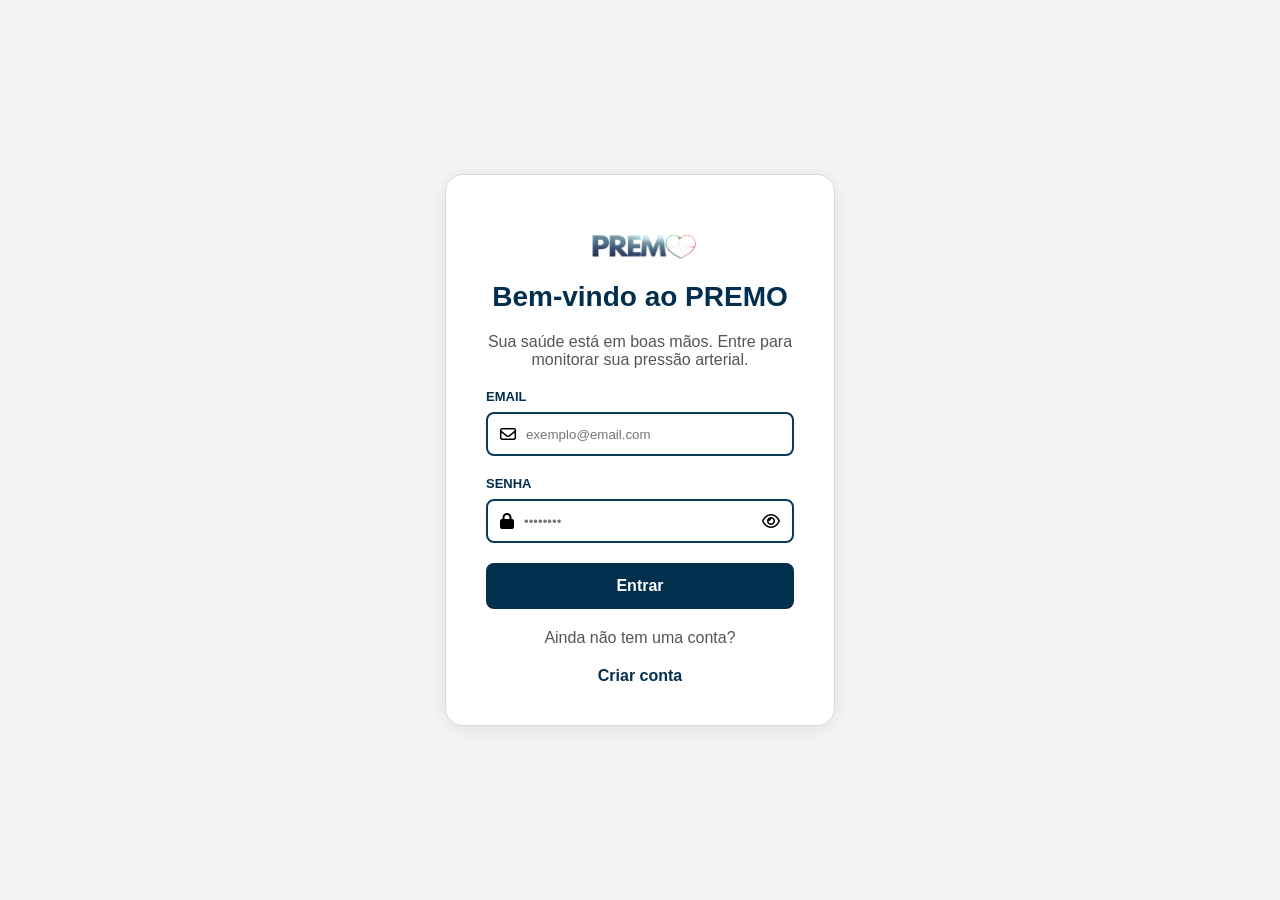
<file: frontend/index.html>
<!DOCTYPE html>
<html lang="pt-BR">
<head>
    <meta charset="UTF-8">
    <meta name="viewport" content="width=device-width, initial-scale=1.0">
    <title>PREMO Login</title>

    <!-- CSS -->
    <link rel="stylesheet" href="style.css">

    <!-- Ícones -->
    <link rel="stylesheet"
    href="https://cdnjs.cloudflare.com/ajax/libs/font-awesome/6.5.1/css/all.min.css">
    
</head>

<body class="login">

    <div class="container">

        <div class="card">

            <img src="imglogopremo.png" alt="PREMO" class="logo">

            <h1>Bem-vindo ao PREMO</h1>

            <p>
                Sua saúde está em boas mãos.
                Entre para monitorar sua pressão arterial.
            </p>

            <!-- EMAIL -->
            <div class="input-group">
                <label>EMAIL</label>

                <div class="input-box">
                    <i class="fa-regular fa-envelope"></i>

                    <input
                        type="email"
                        placeholder="exemplo@email.com"
                    >
                </div>
            </div>

            <!-- SENHA -->
            <div class="input-group">
                <label>SENHA</label>

                <div class="input-box">
                    <i class="fa-solid fa-lock"></i>

                    <input
                        type="password"
                        id="senha"
                        placeholder="••••••••"
                    >

                    <i class="fa-regular fa-eye eye" id="toggle"></i>
                </div>
            </div>

            <!-- BOTÃO -->
            <a href="medicao.html" class="btn-login">
                Entrar
            </a>

            <p class="signup-text">
                Ainda não tem uma conta?
            </p>

            <a href="cadastro.html" class="signup-link">
                Criar conta
            </a>

        </div>

    </div>

</body>
</html>
</file>
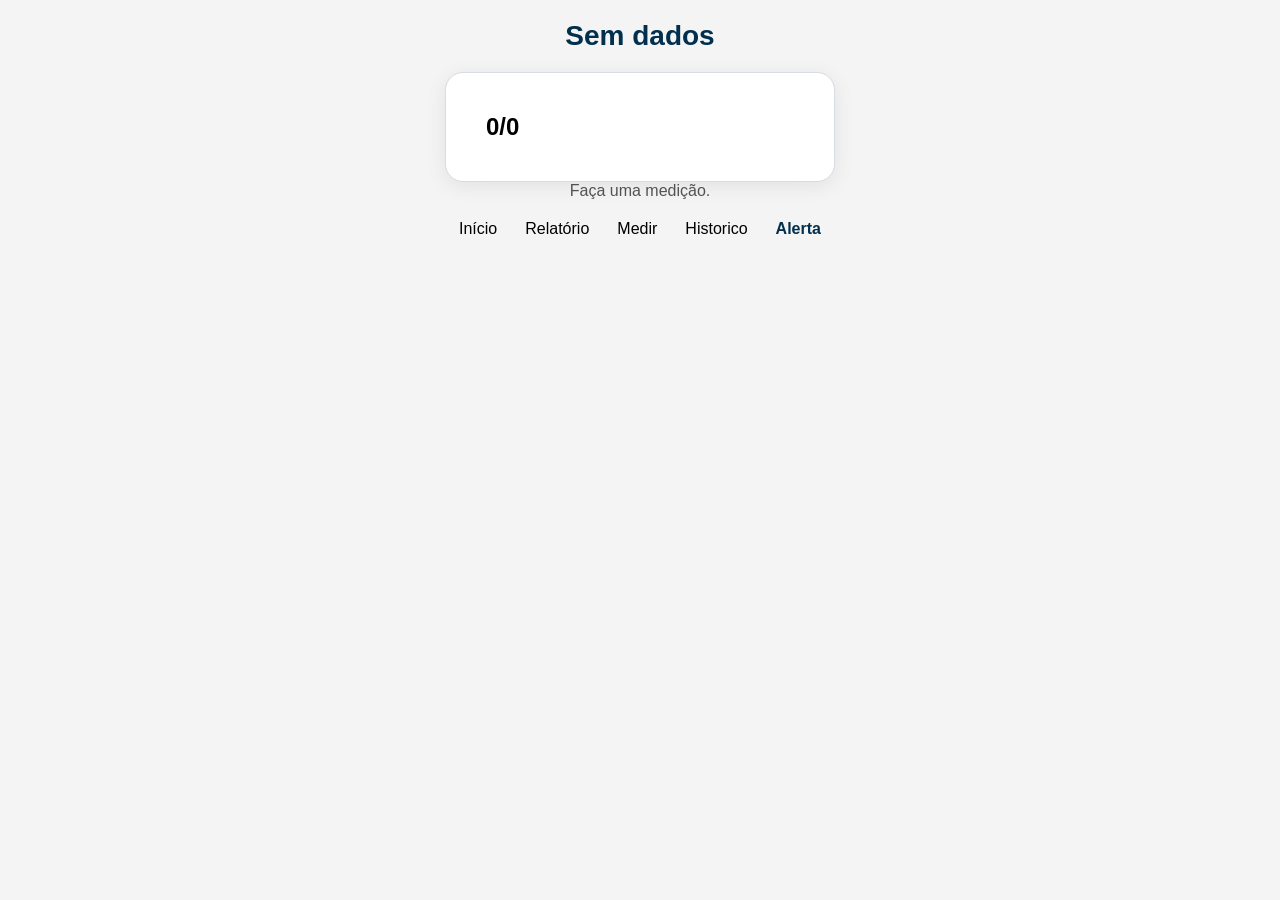
<file: frontend/alerta.html>
<!DOCTYPE html>
<html lang="pt-BR">
<head>
    <meta charset="UTF-8">
    <title>Alerta</title>

    <link rel="stylesheet" href="style.css">
</head>

<body>

<div class="container">

    <h1 id="titulo">Carregando...</h1>

    <div class="card">
        <h2 id="valor">0/0</h2>
    </div>

    <p id="mensagem-box">...</p>

    <!-- MENU -->
    <div class="menu">
        <a href="index.html" class="navegacao">Início</a>
        <a href="relatorio.html" class="navegacao">Relatório</a>
        <a href="medicao.html" class="navegacao">Medir</a>
        <a href="historico.html" class="navegacao">Historico</a>
        <span class="ativo">Alerta</span>
    </div>

</div>

<script src="alerta.js"></script>

</body>
</html>
</file>
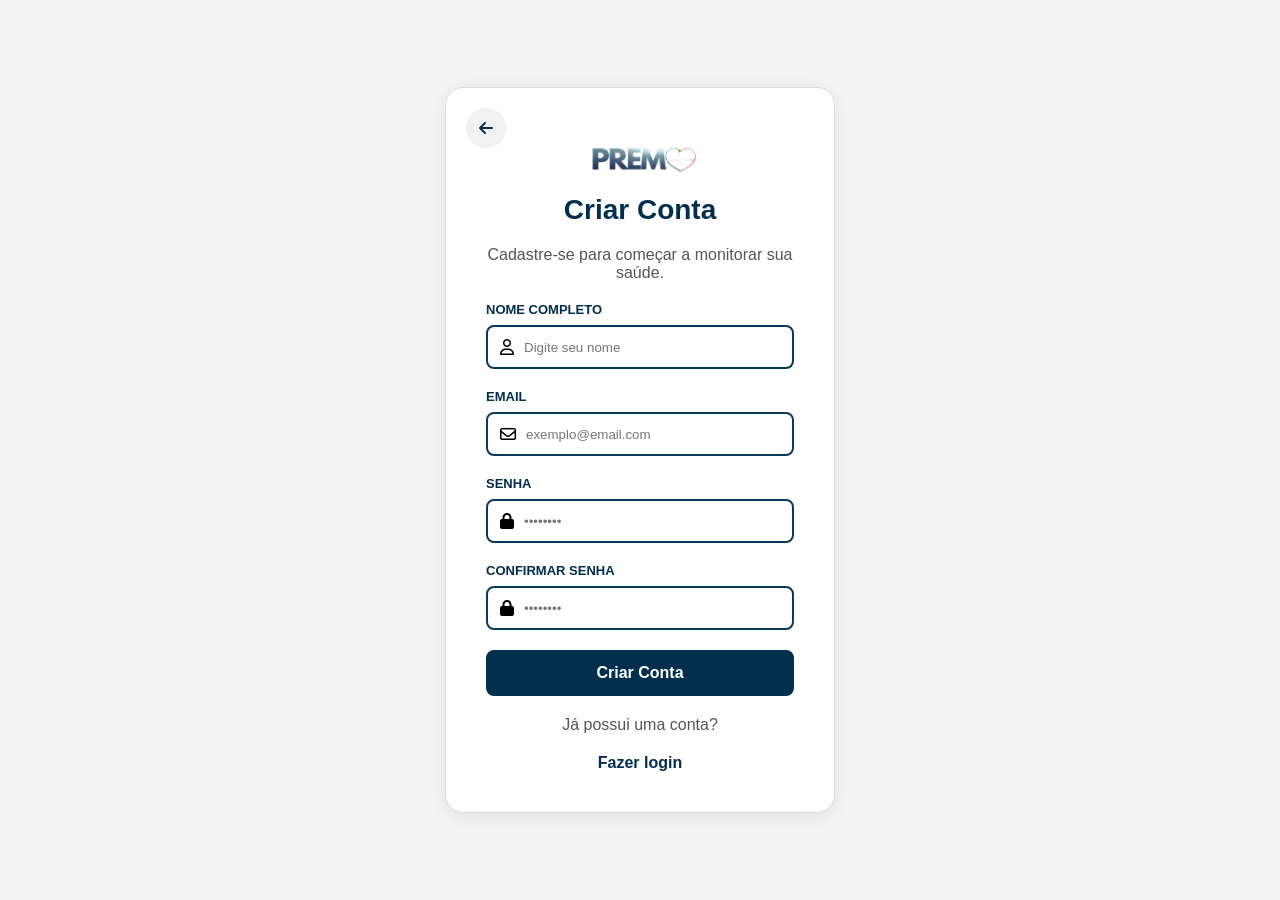
<file: frontend/cadastro.html>
<!DOCTYPE html>
<html lang="pt-BR">
<head>
    <meta charset="UTF-8">
    <meta name="viewport" content="width=device-width, initial-scale=1.0">

    <title>Criar Conta - PREMO</title>

    <!-- CSS -->
    <link rel="stylesheet" href="style.css">

    <!-- Ícones -->
    <link rel="stylesheet"
    href="https://cdnjs.cloudflare.com/ajax/libs/font-awesome/6.5.1/css/all.min.css">
</head>

<body class="login">

    <div class="container">

        <div class="card cadastro-card">

            <!-- BOTÃO VOLTAR -->
            <a href="index.html" class="voltar">
                <i class="fa-solid fa-arrow-left"></i>
            </a>

            <!-- LOGO -->
            <img src="imglogopremo.png" alt="PREMO" class="logo">

            <h1>Criar Conta</h1>

            <p>
                Cadastre-se para começar
                a monitorar sua saúde.
            </p>

            <!-- NOME -->
            <div class="input-group">
                <label>NOME COMPLETO</label>

                <div class="input-box">
                    <i class="fa-regular fa-user"></i>

                    <input
                        type="text"
                        placeholder="Digite seu nome"
                    >
                </div>
            </div>

            <!-- EMAIL -->
            <div class="input-group">
                <label>EMAIL</label>

                <div class="input-box">
                    <i class="fa-regular fa-envelope"></i>

                    <input
                        type="email"
                        placeholder="exemplo@email.com"
                    >
                </div>
            </div>

            <!-- SENHA -->
            <div class="input-group">
                <label>SENHA</label>

                <div class="input-box">
                    <i class="fa-solid fa-lock"></i>

                    <input
                        type="password"
                        placeholder="••••••••"
                    >
                </div>
            </div>

            <!-- CONFIRMAR SENHA -->
            <div class="input-group">
                <label>CONFIRMAR SENHA</label>

                <div class="input-box">
                    <i class="fa-solid fa-lock"></i>

                    <input
                        type="password"
                        placeholder="••••••••"
                    >
                </div>
            </div>

            <!-- BOTÃO -->
            <a href="medicao.html" class="btn-login">
                Criar Conta
            </a>

            <!-- LINK LOGIN -->
            <p class="signup-text">
                Já possui uma conta?
            </p>

            <a href="index.html" class="signup-link">
                Fazer login
            </a>

        </div>

    </div>

</body>
</html>
</file>
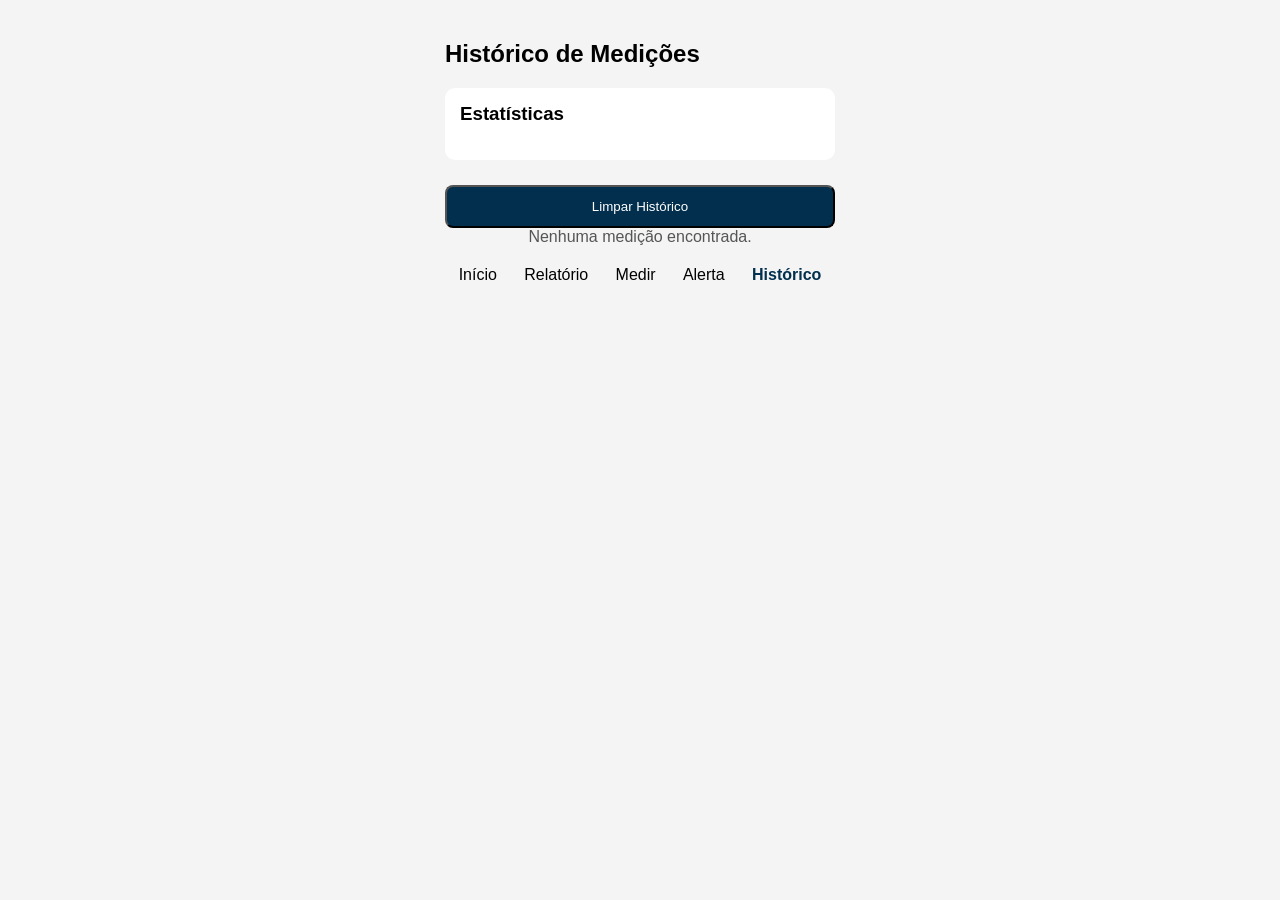
<file: frontend/historico.html>
<!DOCTYPE html>
<html lang="pt-BR">
<head>
    <meta charset="UTF-8">
    <title>Histórico</title>

    <link rel="stylesheet" href="style.css">
</head>

<body class="relatorio">

<div class="container">

    <!-- HEADER -->
    <div class="header-relatorio">
        <h2>Histórico de Medições</h2>
    </div>

    <div id="estatisticas" class="card-relatorio">
    <h3>Estatísticas</h3>

    <p id="total-medicoes"></p>

    <p id="media-alta"></p>

    <p id="media-baixa"></p>

    <p id="ultima-medicao"></p>
    </div>

    <!-- BOTÃO LIMPAR -->
    <button onclick="limparHistorico()" class="btn-pdf">
        Limpar Histórico
    </button>

    <!-- LISTA -->
    <div id="lista-historico"></div>

    <!-- MENU -->
    <div class="menu">
        <a href="index.html" class="navegacao">Início</a>
        <a href="relatorio.html" class="navegacao">Relatório</a>
        <a href="medicao.html" class="navegacao">Medir</a>
        <a href="alerta.html" class="navegacao">Alerta</a>
        <span class="ativo">Histórico</span>
    </div>

</div>

<script src="historico.js"></script>

</body>
</html>
</file>
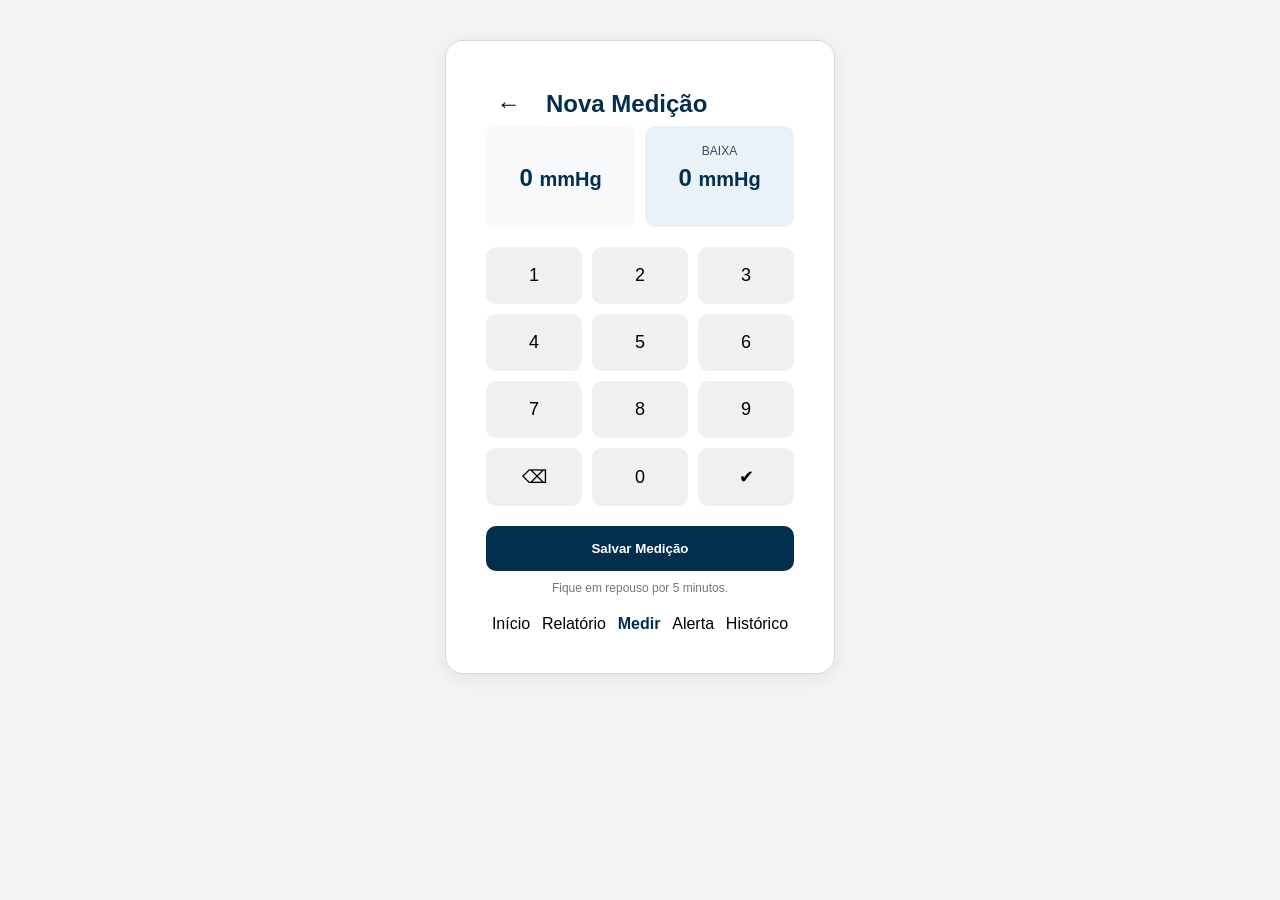
<file: frontend/medicao.html>
<!DOCTYPE html>
<html lang="pt-BR">
<head>
    <meta charset="UTF-8">
    <title>Nova Medição</title>

    <link rel="stylesheet" href="style.css">
</head>

<body class="medicao">

<div class="container">
<div class="card">

    <!-- TOPO -->
    <div class="topo">
        <a href="index.html" class="bvoltar">←</a>
        <h2>Nova Medição</h2>
    </div>

    <!-- PRESSÃO -->
    <div class="pressao-container">

        <div class="pressao-box ativa" id="box-alta">
            <span>ALTA</span>
            <h1 id="valor-alta">0 <small>mmHg</small></h1>
        </div>

        <div class="pressao-box" id="box-baixa">
            <span>BAIXA</span>
            <h1 id="valor-baixa">0 <small>mmHg</small></h1>
        </div>

    </div>

    <!-- TECLADO -->
    <div class="teclado">
        <button>1</button><button>2</button><button>3</button>
        <button>4</button><button>5</button><button>6</button>
        <button>7</button><button>8</button><button>9</button>
        <button>⌫</button><button>0</button><button>✔</button>
    </div>

    <button class="btn-salvar">Salvar Medição</button>

    <p class="info">Fique em repouso por 5 minutos.</p>

    <!-- MENU -->
    <div class="menu">
        <a href="index.html" class="navegacao">Início</a>
        <a href="relatorio.html" class="navegacao">Relatório</a>
        <span class="ativo">Medir</span>
        <a href="alerta.html" class="navegacao">Alerta</a>
        <a href="historico.html" class="navegacao">Histórico</a>
    </div>

</div>
</div>

<script src="medicao.js"></script>

</body>
</html>
</file>
<file: frontend/style.css>
/* ===== RESET ===== */
* {
    margin: 0;
    padding: 0;
    box-sizing: border-box;
    font-family: Arial, sans-serif;
}

/* ===== BODY ===== */
body {
    background-color: #f4f4f4;
}

/* ===== CONTAINER PADRÃO ===== */
.container {
    width: 100%;
    max-width: 430px;
    padding: 20px;
    margin: 0 auto;
}

/* ===== CARD ===== */
.card {
    background: white;
    border-radius: 14px;
    padding: 25px;
    box-shadow: 0 8px 20px rgba(0,0,0,.08);
    border: 1px solid #d7dce2;
}

/* ===== LOGO ===== */
.logo {
    width: 170px;
    display: block;
    margin: 0 auto 25px;
}

/* ===================================================== */
/* ===================== LOGIN ========================== */
/* ===================================================== */

.login {
    display: flex;
    justify-content: center;
    align-items: center;
    min-height: 100vh;
}

/* TÍTULOS */
h1 {
    color: #022f4d;
    text-align: center;
    font-size: 28px;
    margin-bottom: 20px;
}

/* TEXTO */
p {
    text-align: center;
    color: #555;
    margin-bottom: 20px;
}

/* INPUT */
.input-group {
    margin-bottom: 20px;
}

label {
    font-size: 13px;
    font-weight: bold;
    color: #022f4d;
    margin-bottom: 8px;
    display: block;
}

.input-box {
    display: flex;
    align-items: center;
    border: 2px solid #0a3a5a;
    border-radius: 8px;
    padding: 12px;
    gap: 10px;
}

.input-box input {
    width: 100%;
    border: none;
    outline: none;
}

.eye {
    cursor: pointer;
}

/* BOTÃO LOGIN */
.btn-login {
    display: block;
    width: 100%;
    background: #022f4d;
    color: white;
    padding: 14px;
    border-radius: 8px;
    font-weight: bold;
    text-align: center;
    text-decoration: none;
}

.btn-login:hover {
    transform: translateY(-2px);
}

/* LINKS */
.signup-text {
    margin-top: 20px;
}

.signup-link {
    display: block;
    text-align: center;
    color: #022f4d;
    font-weight: bold;
    text-decoration: none;
}

/* ===================================================== */
/* ==================== MEDIÇÃO ========================= */
/* ===================================================== */

.medicao {
    padding: 20px;
}

/* TOPO */
.topo{
    display: flex;
    align-items: center;
}

.topo h2{
    margin-left: 15px;
    margin-top: 0;
    margin-bottom: 0;

    color: #022f4d;
}

.bvoltar{
    width: 45px;
    height: 45px;

    display: inline-flex;
    align-items: center;
    justify-content: center;

    background: white;

    border-radius: 50%;

    text-decoration: none;
    color: black;

    font-size: 24px;
}

.bvoltar:hover{
    transform: scale(1.05);
    background: #f0f0f0;
}

/* PRESSÃO */
.pressao-container {
    display: flex;
    gap: 10px;
    margin-bottom: 20px;
}

.pressao-box {
    flex: 1;
    padding: 15px;
    border-radius: 10px;
    background: #e9f2f9;
    text-align: center;
}

.pressao-box span {
    font-size: 12px;
    opacity: 0.7;
}

.pressao-box h1 {
    font-size: 24px;
    margin-top: 5px;
}

.pressao-box.ativa {
    background: #f7f9fa;
    color: white;
}

/* TECLADO */
.teclado {
    display: grid;
    grid-template-columns: repeat(3, 1fr);
    gap: 10px;
    margin-bottom: 20px;
}

.teclado button {
    padding: 18px;
    font-size: 18px;
    border: none;
    border-radius: 10px;
    background: #f0f0f0;
    cursor: pointer;
}

/* BOTÃO SALVAR */
.btn-salvar {
    width: 100%;
    padding: 15px;
    background: #022f4d;
    color: white;
    border: none;
    border-radius: 10px;
    font-weight: bold;
}

/* TEXTO */
.info {
    font-size: 12px;
    color: #777;
    margin-top: 10px;
    text-align: center;
}

/* MENU */
.menu {
    display: flex;
    justify-content: space-around;
    margin-top: 20px;
}

.ativo {
    color: #022f4d;
    font-weight: bold;
}
 

.navegacao{

    color: black;
    text-decoration: none;
}

.navegacao-hover{

    color: #0a3a5a!important;
}
/* ===================================================== */
/* ==================== RELATÓRIO ======================= */
/* ===================================================== */

.relatorio {
    padding: 20px;
}

/* HEADER */
.header-relatorio {
    display: flex;
    justify-content: space-between;
    margin-bottom: 20px;
}

/* CARDS */
.card-relatorio {
    background: white;
    padding: 15px;
    border-radius: 10px;
    margin-bottom: 10px;
}

.card-relatorio h2 {
    font-size: 22px;
}

/* STATUS */
.status-normal {
    background: #d1fae5;
    padding: 10px;
    border-radius: 10px;
    color: green;
}

/* BOTÃO PDF */
.btn-pdf {
    width: 100%;
    padding: 12px;
    background: #022f4d;
    color: white;
    border-radius: 8px;
    margin-top: 15px;
}

/* CARD */
.card{
    background: white;
    width: 390px;
    padding: 40px;
    border-radius: 18px;

    box-shadow: 0 4px 20px rgba(0,0,0,0.08);

    position: relative;
}

/* LOGO */
.logo{
    width: 140px;
    display: block;
    margin: 0 auto 20px;
}

/* BOTÃO VOLTAR */
.voltar{
    position: absolute;

    top: 20px;
    left: 20px;

    width: 40px;
    height: 40px;

    border-radius: 50%;

    background: #f1f1f1;

    display: flex;
    justify-content: center;
    align-items: center;

    text-decoration: none;
    color: #022f4d;

    transition: 0.3s;
}

.voltar:hover{
    background: #e4e4e4;
    transform: scale(1.05);
}

/* INPUT FOCUS */
.input-box:focus-within{
    border-color: #0d5d93;

    box-shadow: 0 0 0 3px rgba(10,58,90,0.1);
}

/* BOTÃO */
.btn-login{
    margin-top: 10px;

    transition: 0.3s;
}

.btn-login:hover{
    background: #033f67;
}

/* RESPONSIVO */
@media (max-width: 500px){

    .card{
        width: 95%;
        padding: 30px 25px;
    }

.pressao-box h1 {
    font-size: 28px;
    margin-top: 5px;
    color: #022f4d; /* cor padrão */
}

.pressao-box.ativa h1 {
    color: #ffffff; /* quando selecionado */
}

}
</file>
